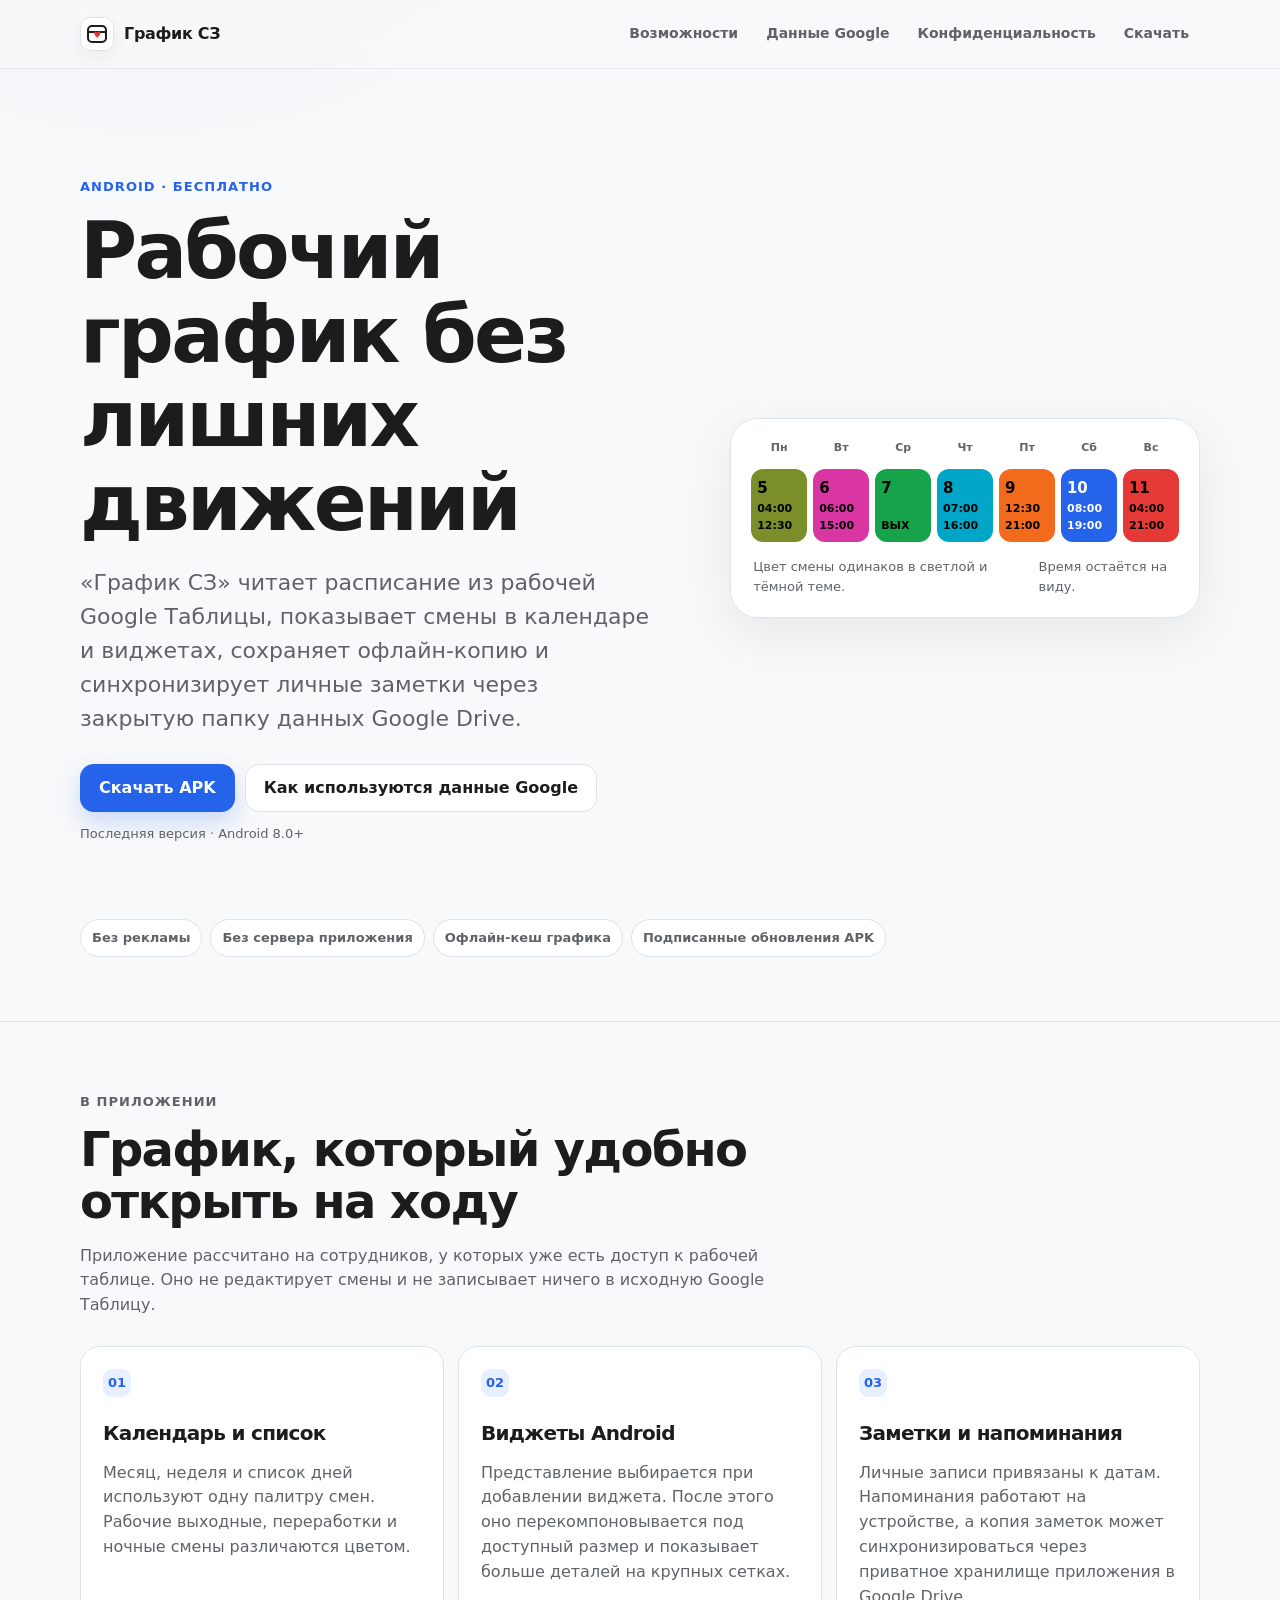
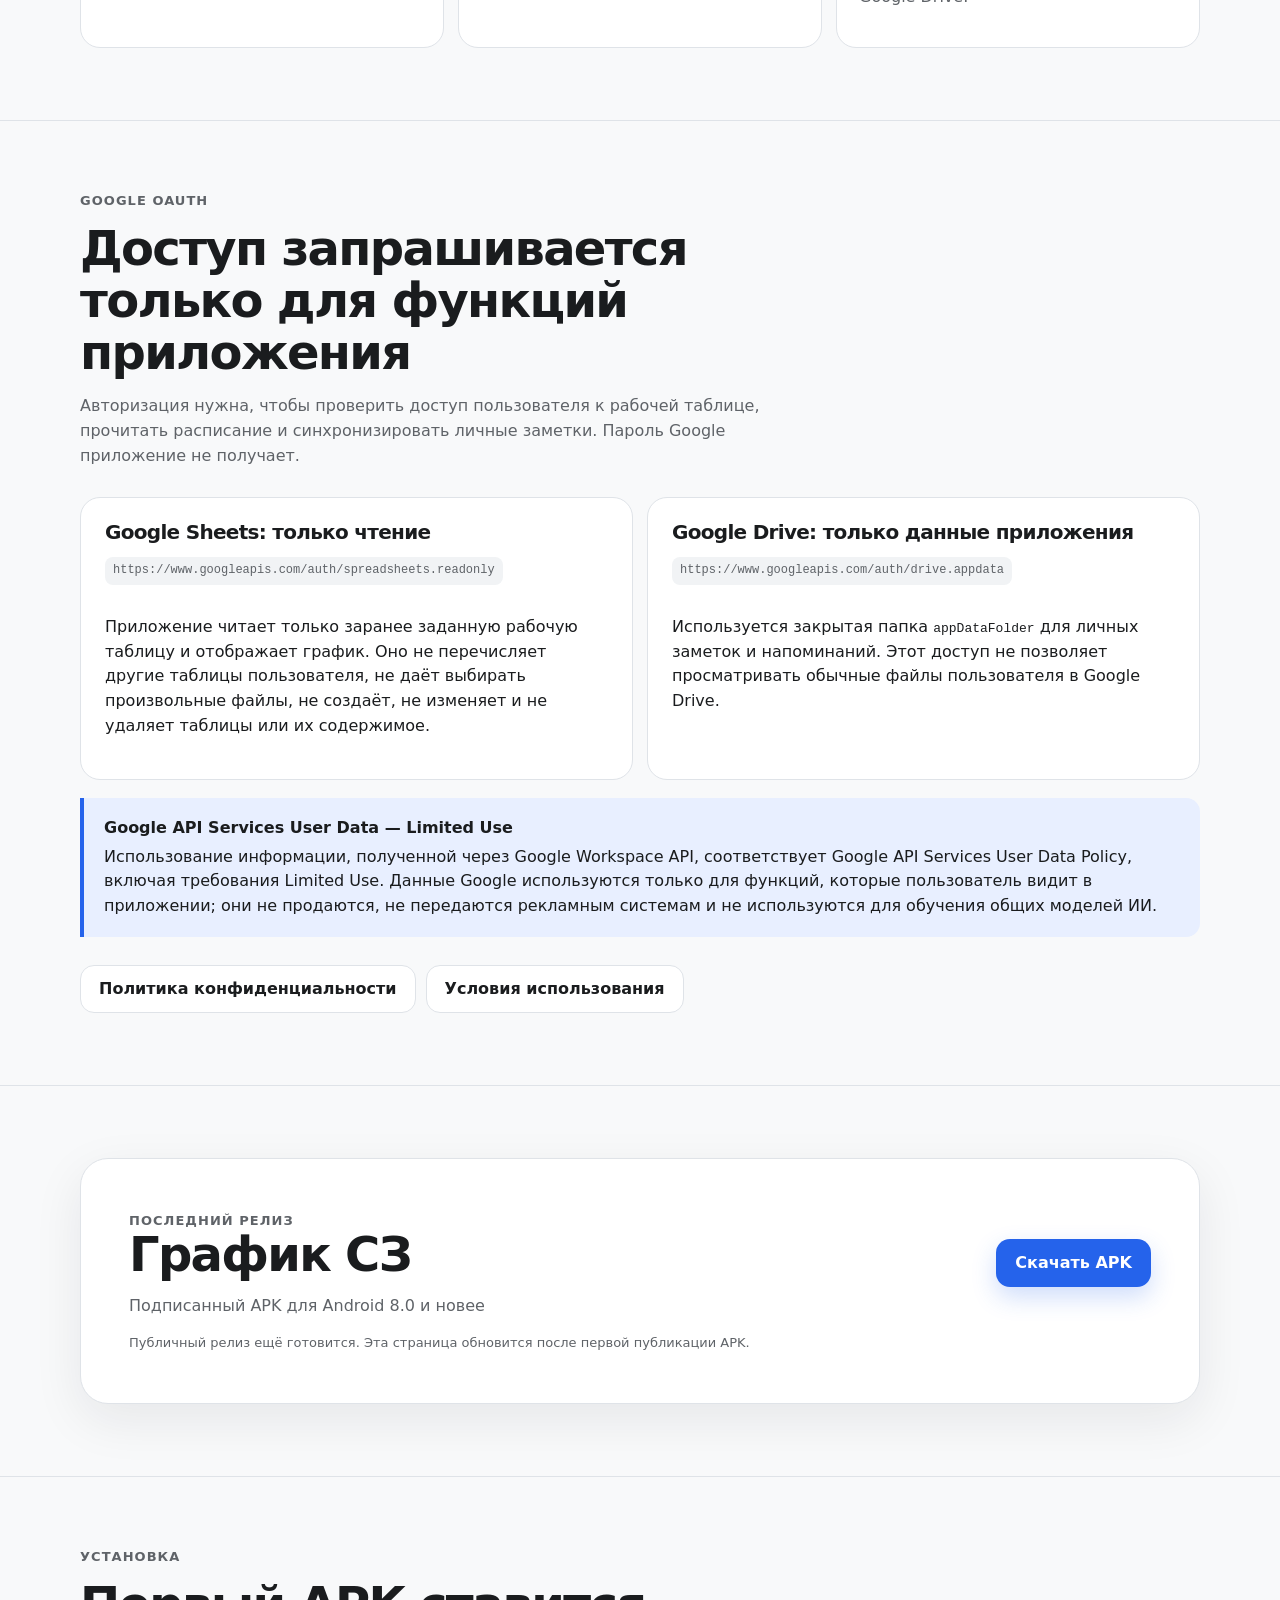
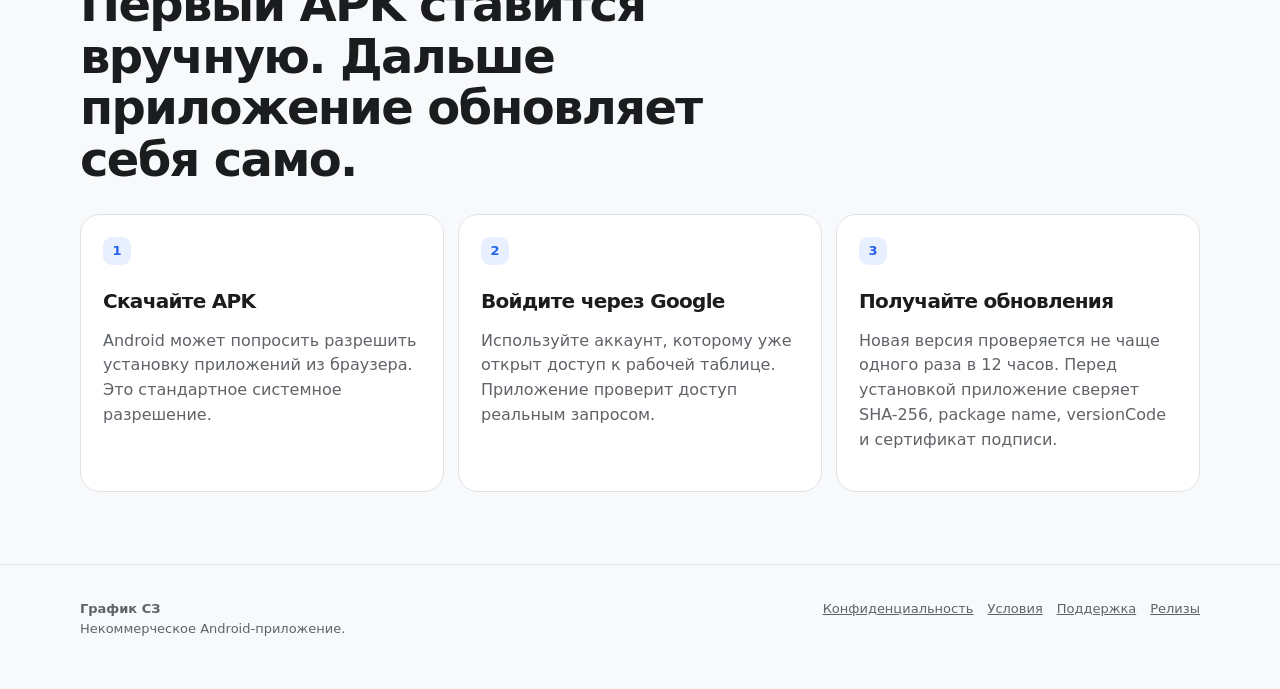
<file: ShiftCalendar/index.html>
<!doctype html>
<html lang="ru">
<head>
  <meta charset="utf-8">
  <meta name="viewport" content="width=device-width, initial-scale=1">
  <title>График СЗ — рабочий график на Android</title>
  <meta name="description" content="График СЗ показывает рабочее расписание из Google Таблицы, хранит личные заметки и напоминания и работает с офлайн-кешем. Скачать подписанный APK.">
  <meta name="theme-color" content="#f8f9fa" media="(prefers-color-scheme: light)">
  <meta name="theme-color" content="#111318" media="(prefers-color-scheme: dark)">
  <meta name="google-site-verification" content="qU7bp4clnOkal8gyV-sPg4hdkMjY6a0UCGM3ZnL39ak">
  <link rel="canonical" href="https://grafik-sz.is-a.dev/">
  <link rel="stylesheet" href="assets/site.css">
  <script src="assets/site.js" defer></script>
  <meta property="og:type" content="website">
  <meta property="og:title" content="График СЗ">
  <meta property="og:description" content="Рабочий график, виджеты, заметки и напоминания на Android.">
  <meta property="og:url" content="https://grafik-sz.is-a.dev/">
  <script type="application/ld+json">
  {
    "@context": "https://schema.org",
    "@type": "SoftwareApplication",
    "name": "График СЗ",
    "applicationCategory": "BusinessApplication",
    "operatingSystem": "Android 8.0+",
    "url": "https://grafik-sz.is-a.dev/",
    "downloadUrl": "https://github.com/ivan-s-2001/ShiftCalendar-Releases/releases/latest",
    "offers": {
      "@type": "Offer",
      "price": "0",
      "priceCurrency": "RUB"
    }
  }
  </script>
</head>
<body>
  <a class="skip-link" href="#main">К содержанию</a>

  <header class="site-header">
    <div class="shell nav">
      <a class="brand" href="./" aria-label="График СЗ, главная">
        <span class="brand-mark" aria-hidden="true"><span class="brand-calendar"></span></span>
        <span>График СЗ</span>
      </a>
      <nav class="nav-links" aria-label="Основная навигация">
        <a href="#features">Возможности</a>
        <a href="#google-data">Данные Google</a>
        <a href="privacy.html">Конфиденциальность</a>
        <a class="keep-mobile" href="#download">Скачать</a>
      </nav>
    </div>
  </header>

  <main id="main">
    <section class="shell hero">
      <div>
        <p class="eyebrow">Android · бесплатно</p>
        <h1>Рабочий график без лишних движений</h1>
        <p class="lead">
          «График СЗ» читает расписание из рабочей Google Таблицы, показывает смены в календаре и виджетах,
          сохраняет офлайн-копию и синхронизирует личные заметки через закрытую папку данных Google Drive.
        </p>
        <div class="actions">
          <a class="button primary" data-download-latest href="https://github.com/ivan-s-2001/ShiftCalendar-Releases/releases/latest">
            Скачать APK
          </a>
          <a class="button secondary" href="#google-data">Как используются данные Google</a>
        </div>
        <p class="release-meta">
          <span data-release-version>Последняя версия</span>
          <span aria-hidden="true"> · </span>
          <span data-release-meta>Android 8.0+</span>
        </p>
      </div>

      <div class="hero-card" aria-label="Пример недельного графика">
        <div class="calendar-demo">
          <div class="demo-head">Пн</div><div class="demo-head">Вт</div><div class="demo-head">Ср</div>
          <div class="demo-head">Чт</div><div class="demo-head">Пт</div><div class="demo-head">Сб</div>
          <div class="demo-head">Вс</div>

          <div class="shift morning"><span class="day">5</span><span>04:00<br>12:30</span></div>
          <div class="shift fn"><span class="day">6</span><span>06:00<br>15:00</span></div>
          <div class="shift dayoff"><span class="day">7</span><span>ВЫХ</span></div>
          <div class="shift pushkin"><span class="day">8</span><span>07:00<br>16:00</span></div>
          <div class="shift evening"><span class="day">9</span><span>12:30<br>21:00</span></div>
          <div class="shift overtime dark-ink"><span class="day">10</span><span>08:00<br>19:00</span></div>
          <div class="shift weekend"><span class="day">11</span><span>04:00<br>21:00</span></div>
        </div>
        <div class="hero-note">
          <span>Цвет смены одинаков в светлой и тёмной теме.</span>
          <span>Время остаётся на виду.</span>
        </div>
      </div>
    </section>

    <section class="shell trust" aria-label="Основные свойства">
      <div class="trust-row">
        <span class="pill">Без рекламы</span>
        <span class="pill">Без сервера приложения</span>
        <span class="pill">Офлайн-кеш графика</span>
        <span class="pill">Подписанные обновления APK</span>
      </div>
    </section>

    <section id="features" class="section">
      <div class="shell">
        <div class="section-intro">
          <p class="eyebrow">В приложении</p>
          <h2>График, который удобно открыть на ходу</h2>
          <p>
            Приложение рассчитано на сотрудников, у которых уже есть доступ к рабочей таблице.
            Оно не редактирует смены и не записывает ничего в исходную Google Таблицу.
          </p>
        </div>

        <div class="grid">
          <article class="card">
            <div class="card-number">01</div>
            <h3>Календарь и список</h3>
            <p>Месяц, неделя и список дней используют одну палитру смен. Рабочие выходные, переработки и ночные смены различаются цветом.</p>
          </article>
          <article class="card">
            <div class="card-number">02</div>
            <h3>Виджеты Android</h3>
            <p>Представление выбирается при добавлении виджета. После этого оно перекомпоновывается под доступный размер и показывает больше деталей на крупных сетках.</p>
          </article>
          <article class="card">
            <div class="card-number">03</div>
            <h3>Заметки и напоминания</h3>
            <p>Личные записи привязаны к датам. Напоминания работают на устройстве, а копия заметок может синхронизироваться через приватное хранилище приложения в Google Drive.</p>
          </article>
        </div>
      </div>
    </section>

    <section id="google-data" class="section">
      <div class="shell">
        <div class="section-intro">
          <p class="eyebrow">Google OAuth</p>
          <h2>Доступ запрашивается только для функций приложения</h2>
          <p>
            Авторизация нужна, чтобы проверить доступ пользователя к рабочей таблице, прочитать расписание
            и синхронизировать личные заметки. Пароль Google приложение не получает.
          </p>
        </div>

        <div class="data-grid">
          <article class="data-card">
            <h3>Google Sheets: только чтение</h3>
            <code class="scope">https://www.googleapis.com/auth/spreadsheets.readonly</code>
            <p>
              Приложение читает только заранее заданную рабочую таблицу и отображает график. Оно не перечисляет
              другие таблицы пользователя, не даёт выбирать произвольные файлы, не создаёт, не изменяет
              и не удаляет таблицы или их содержимое.
            </p>
          </article>

          <article class="data-card">
            <h3>Google Drive: только данные приложения</h3>
            <code class="scope">https://www.googleapis.com/auth/drive.appdata</code>
            <p>
              Используется закрытая папка <code>appDataFolder</code> для личных заметок и напоминаний.
              Этот доступ не позволяет просматривать обычные файлы пользователя в Google Drive.
            </p>
          </article>
        </div>

        <div class="limited-use">
          <strong>Google API Services User Data — Limited Use</strong>
          <span>
            Использование информации, полученной через Google Workspace API, соответствует Google API Services
            User Data Policy, включая требования Limited Use. Данные Google используются только для функций,
            которые пользователь видит в приложении; они не продаются, не передаются рекламным системам и не
            используются для обучения общих моделей ИИ.
          </span>
        </div>

        <div class="actions">
          <a class="button secondary" href="privacy.html">Политика конфиденциальности</a>
          <a class="button secondary" href="terms.html">Условия использования</a>
        </div>
      </div>
    </section>

    <section id="download" class="section">
      <div class="shell">
        <div class="download-panel">
          <div class="download-row">
            <div>
              <p class="eyebrow">Последний релиз</p>
              <h2 data-release-version>График СЗ</h2>
              <p data-release-meta>Подписанный APK для Android 8.0 и новее</p>
            </div>
            <a class="button primary" data-download-latest href="https://github.com/ivan-s-2001/ShiftCalendar-Releases/releases/latest">
              Скачать APK
            </a>
          </div>
          <div class="status" data-release-status>
            Проверяем последний GitHub Release…
          </div>
        </div>
      </div>
    </section>

    <section class="section">
      <div class="shell">
        <div class="section-intro">
          <p class="eyebrow">Установка</p>
          <h2>Первый APK ставится вручную. Дальше приложение обновляет себя само.</h2>
        </div>
        <div class="grid">
          <article class="card">
            <div class="card-number">1</div>
            <h3>Скачайте APK</h3>
            <p>Android может попросить разрешить установку приложений из браузера. Это стандартное системное разрешение.</p>
          </article>
          <article class="card">
            <div class="card-number">2</div>
            <h3>Войдите через Google</h3>
            <p>Используйте аккаунт, которому уже открыт доступ к рабочей таблице. Приложение проверит доступ реальным запросом.</p>
          </article>
          <article class="card">
            <div class="card-number">3</div>
            <h3>Получайте обновления</h3>
            <p>Новая версия проверяется не чаще одного раза в 12 часов. Перед установкой приложение сверяет SHA-256, package name, versionCode и сертификат подписи.</p>
          </article>
        </div>
      </div>
    </section>
  </main>

  <footer class="site-footer">
    <div class="shell footer-row">
      <div>
        <strong>График СЗ</strong><br>
        <span>Некоммерческое Android-приложение.</span>
      </div>
      <div class="footer-links">
        <a href="privacy.html">Конфиденциальность</a>
        <a href="terms.html">Условия</a>
        <a href="support.html">Поддержка</a>
        <a href="https://github.com/ivan-s-2001/ShiftCalendar-Releases/releases">Релизы</a>
      </div>
    </div>
  </footer>
</body>
</html>
</file>
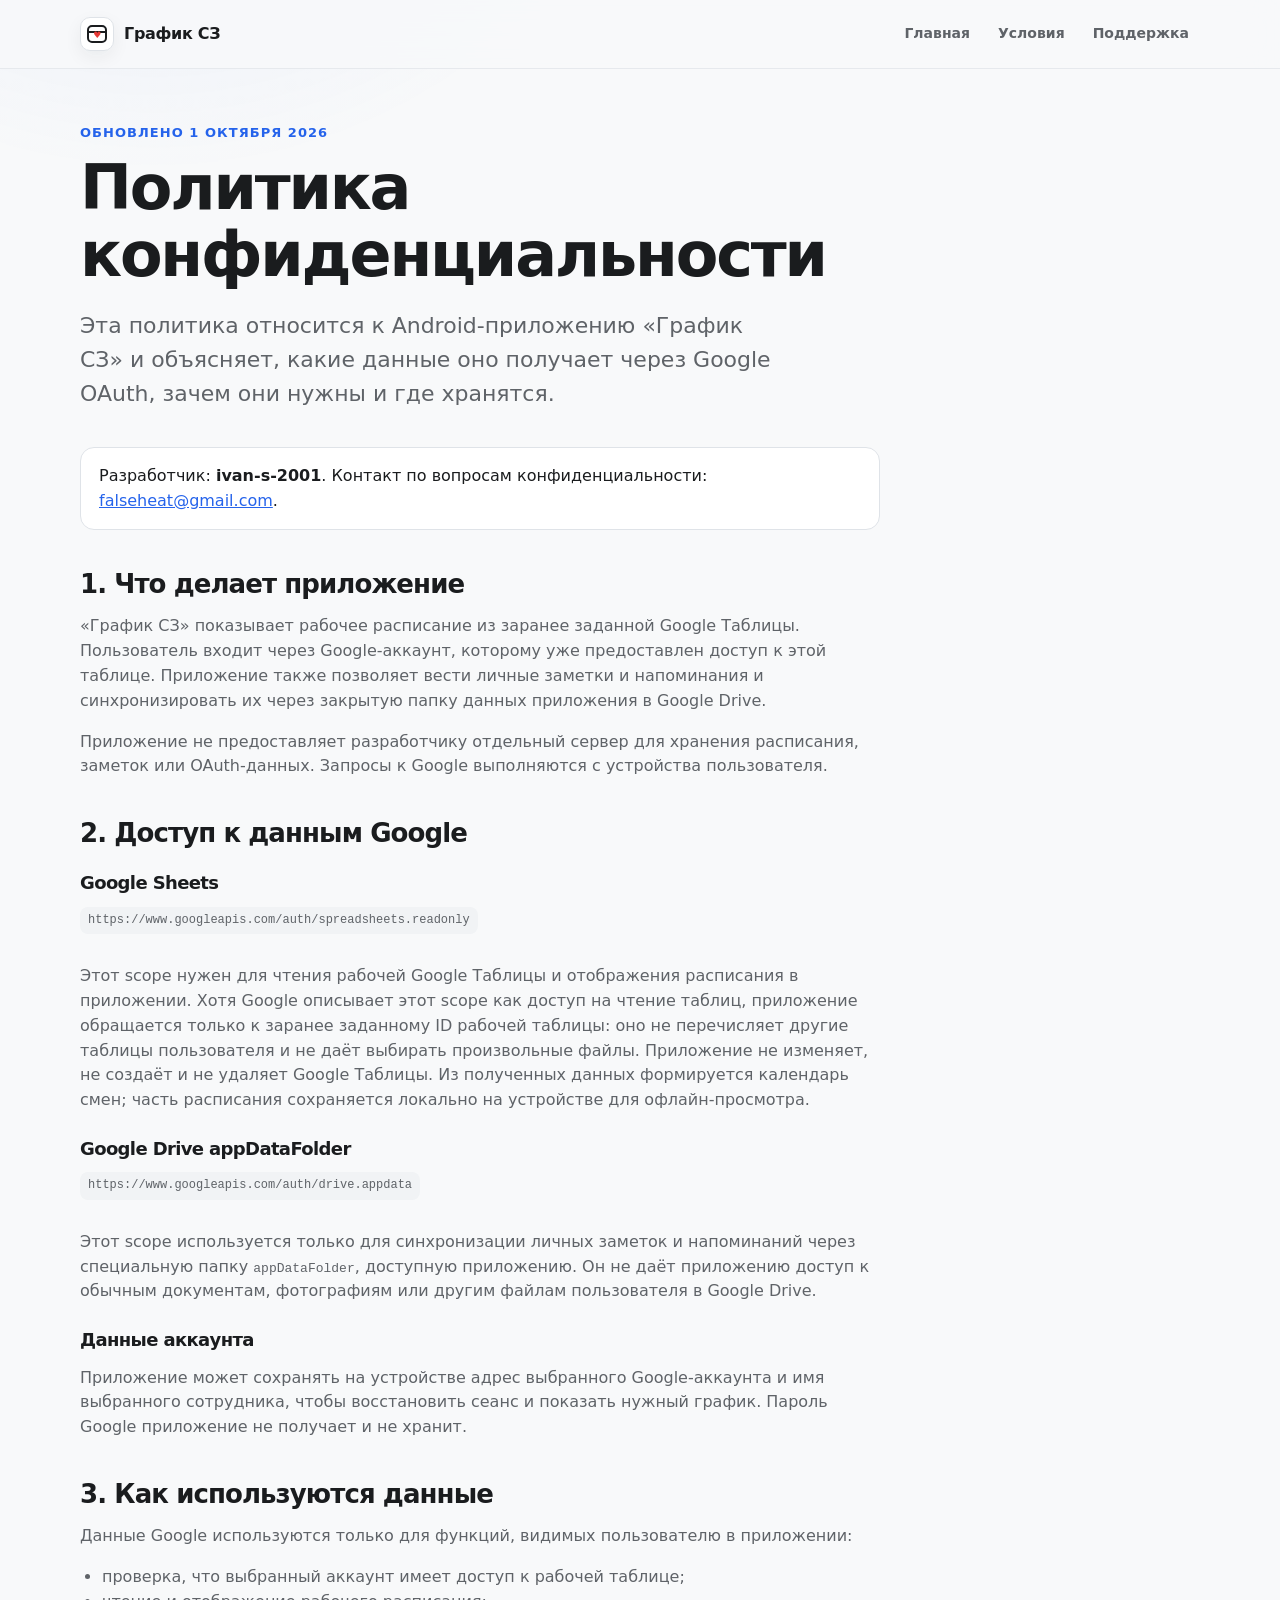
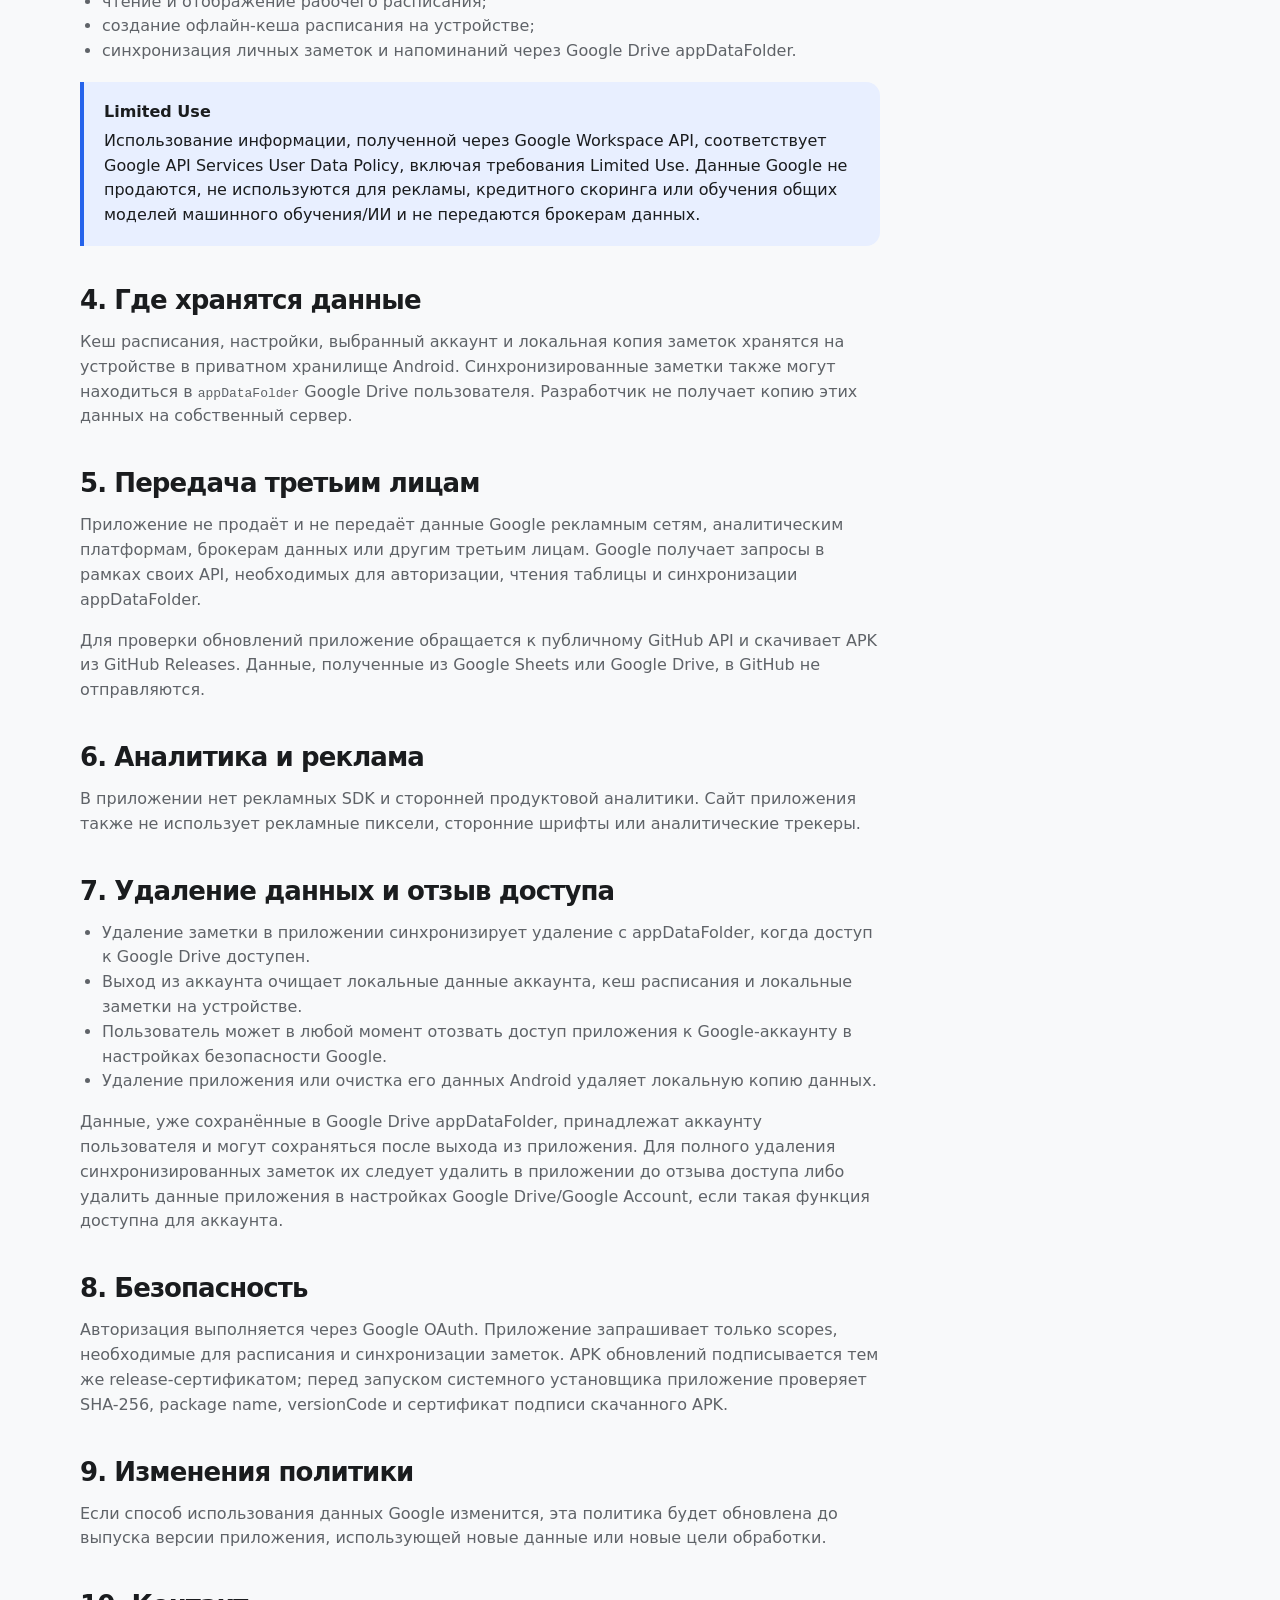
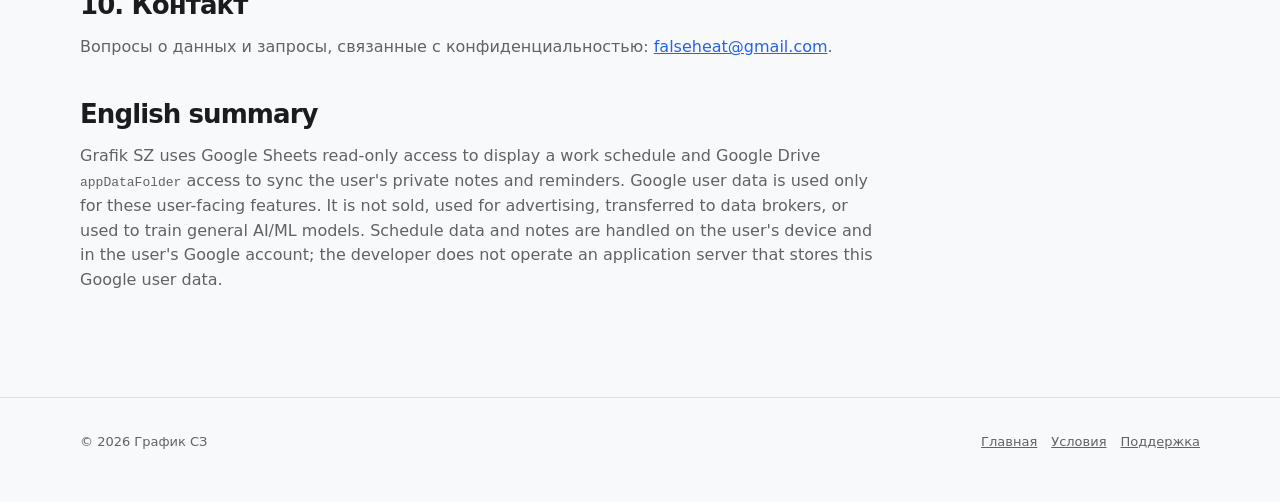
<file: ShiftCalendar/privacy.html>
<!doctype html>
<html lang="ru">
<head>
  <meta charset="utf-8">
  <meta name="viewport" content="width=device-width, initial-scale=1">
  <title>Политика конфиденциальности — График СЗ</title>
  <meta name="description" content="Как приложение «График СЗ» получает, использует, хранит и удаляет данные Google и локальные данные пользователя.">
  <meta name="google-site-verification" content="qU7bp4clnOkal8gyV-sPg4hdkMjY6a0UCGM3ZnL39ak">
  <link rel="canonical" href="https://grafik-sz.is-a.dev/privacy.html">
  <link rel="stylesheet" href="assets/site.css">
</head>
<body>
  <a class="skip-link" href="#main">К содержанию</a>

  <header class="site-header">
    <div class="shell nav">
      <a class="brand" href="./" aria-label="График СЗ, главная">
        <span class="brand-mark" aria-hidden="true"><span class="brand-calendar"></span></span>
        <span>График СЗ</span>
      </a>
      <nav class="nav-links" aria-label="Основная навигация">
        <a href="./">Главная</a>
        <a href="terms.html">Условия</a>
        <a class="keep-mobile" href="support.html">Поддержка</a>
      </nav>
    </div>
  </header>

  <main id="main" class="shell legal">
    <header class="legal-head">
      <p class="eyebrow">Обновлено 1 октября 2026</p>
      <h1>Политика конфиденциальности</h1>
      <p class="lead">
        Эта политика относится к Android-приложению «График СЗ» и объясняет,
        какие данные оно получает через Google OAuth, зачем они нужны и где хранятся.
      </p>
    </header>

    <div class="legal-copy">
      <div class="notice">
        Разработчик: <strong>ivan-s-2001</strong>. Контакт по вопросам конфиденциальности:
        <a href="mailto:falseheat@gmail.com">falseheat@gmail.com</a>.
      </div>

      <h2>1. Что делает приложение</h2>
      <p>
        «График СЗ» показывает рабочее расписание из заранее заданной Google Таблицы.
        Пользователь входит через Google-аккаунт, которому уже предоставлен доступ к этой таблице.
        Приложение также позволяет вести личные заметки и напоминания и синхронизировать их
        через закрытую папку данных приложения в Google Drive.
      </p>
      <p>
        Приложение не предоставляет разработчику отдельный сервер для хранения расписания,
        заметок или OAuth-данных. Запросы к Google выполняются с устройства пользователя.
      </p>

      <h2>2. Доступ к данным Google</h2>

      <h3>Google Sheets</h3>
      <code class="scope">https://www.googleapis.com/auth/spreadsheets.readonly</code>
      <p>
        Этот scope нужен для чтения рабочей Google Таблицы и отображения расписания в приложении.
        Хотя Google описывает этот scope как доступ на чтение таблиц, приложение обращается только
        к заранее заданному ID рабочей таблицы: оно не перечисляет другие таблицы пользователя и не
        даёт выбирать произвольные файлы. Приложение не изменяет, не создаёт и не удаляет Google Таблицы.
        Из полученных данных формируется календарь смен; часть расписания сохраняется локально на
        устройстве для офлайн-просмотра.
      </p>

      <h3>Google Drive appDataFolder</h3>
      <code class="scope">https://www.googleapis.com/auth/drive.appdata</code>
      <p>
        Этот scope используется только для синхронизации личных заметок и напоминаний через
        специальную папку <code>appDataFolder</code>, доступную приложению. Он не даёт приложению
        доступ к обычным документам, фотографиям или другим файлам пользователя в Google Drive.
      </p>

      <h3>Данные аккаунта</h3>
      <p>
        Приложение может сохранять на устройстве адрес выбранного Google-аккаунта и имя выбранного
        сотрудника, чтобы восстановить сеанс и показать нужный график. Пароль Google приложение
        не получает и не хранит.
      </p>

      <h2>3. Как используются данные</h2>
      <p>Данные Google используются только для функций, видимых пользователю в приложении:</p>
      <ul>
        <li>проверка, что выбранный аккаунт имеет доступ к рабочей таблице;</li>
        <li>чтение и отображение рабочего расписания;</li>
        <li>создание офлайн-кеша расписания на устройстве;</li>
        <li>синхронизация личных заметок и напоминаний через Google Drive appDataFolder.</li>
      </ul>

      <div class="limited-use">
        <strong>Limited Use</strong>
        <span>
          Использование информации, полученной через Google Workspace API, соответствует Google API
          Services User Data Policy, включая требования Limited Use. Данные Google не продаются,
          не используются для рекламы, кредитного скоринга или обучения общих моделей машинного
          обучения/ИИ и не передаются брокерам данных.
        </span>
      </div>

      <h2>4. Где хранятся данные</h2>
      <p>
        Кеш расписания, настройки, выбранный аккаунт и локальная копия заметок хранятся на устройстве
        в приватном хранилище Android. Синхронизированные заметки также могут находиться в
        <code>appDataFolder</code> Google Drive пользователя. Разработчик не получает копию этих данных
        на собственный сервер.
      </p>

      <h2>5. Передача третьим лицам</h2>
      <p>
        Приложение не продаёт и не передаёт данные Google рекламным сетям, аналитическим платформам,
        брокерам данных или другим третьим лицам. Google получает запросы в рамках своих API,
        необходимых для авторизации, чтения таблицы и синхронизации appDataFolder.
      </p>
      <p>
        Для проверки обновлений приложение обращается к публичному GitHub API и скачивает APK из
        GitHub Releases. Данные, полученные из Google Sheets или Google Drive, в GitHub не отправляются.
      </p>

      <h2>6. Аналитика и реклама</h2>
      <p>
        В приложении нет рекламных SDK и сторонней продуктовой аналитики. Сайт приложения также
        не использует рекламные пиксели, сторонние шрифты или аналитические трекеры.
      </p>

      <h2>7. Удаление данных и отзыв доступа</h2>
      <ul>
        <li>Удаление заметки в приложении синхронизирует удаление с appDataFolder, когда доступ к Google Drive доступен.</li>
        <li>Выход из аккаунта очищает локальные данные аккаунта, кеш расписания и локальные заметки на устройстве.</li>
        <li>Пользователь может в любой момент отозвать доступ приложения к Google-аккаунту в настройках безопасности Google.</li>
        <li>Удаление приложения или очистка его данных Android удаляет локальную копию данных.</li>
      </ul>
      <p>
        Данные, уже сохранённые в Google Drive appDataFolder, принадлежат аккаунту пользователя и
        могут сохраняться после выхода из приложения. Для полного удаления синхронизированных заметок
        их следует удалить в приложении до отзыва доступа либо удалить данные приложения в настройках
        Google Drive/Google Account, если такая функция доступна для аккаунта.
      </p>

      <h2>8. Безопасность</h2>
      <p>
        Авторизация выполняется через Google OAuth. Приложение запрашивает только scopes, необходимые
        для расписания и синхронизации заметок. APK обновлений подписывается тем же release-сертификатом;
        перед запуском системного установщика приложение проверяет SHA-256, package name, versionCode
        и сертификат подписи скачанного APK.
      </p>

      <h2>9. Изменения политики</h2>
      <p>
        Если способ использования данных Google изменится, эта политика будет обновлена до выпуска
        версии приложения, использующей новые данные или новые цели обработки.
      </p>

      <h2>10. Контакт</h2>
      <p>
        Вопросы о данных и запросы, связанные с конфиденциальностью:
        <a href="mailto:falseheat@gmail.com">falseheat@gmail.com</a>.
      </p>

      <h2>English summary</h2>
      <p lang="en">
        Grafik SZ uses Google Sheets read-only access to display a work schedule and Google Drive
        <code>appDataFolder</code> access to sync the user's private notes and reminders. Google user
        data is used only for these user-facing features. It is not sold, used for advertising,
        transferred to data brokers, or used to train general AI/ML models. Schedule data and notes
        are handled on the user's device and in the user's Google account; the developer does not
        operate an application server that stores this Google user data.
      </p>
    </div>
  </main>

  <footer class="site-footer">
    <div class="shell footer-row">
      <span>© 2026 График СЗ</span>
      <div class="footer-links">
        <a href="./">Главная</a>
        <a href="terms.html">Условия</a>
        <a href="support.html">Поддержка</a>
      </div>
    </div>
  </footer>
</body>
</html>
</file>
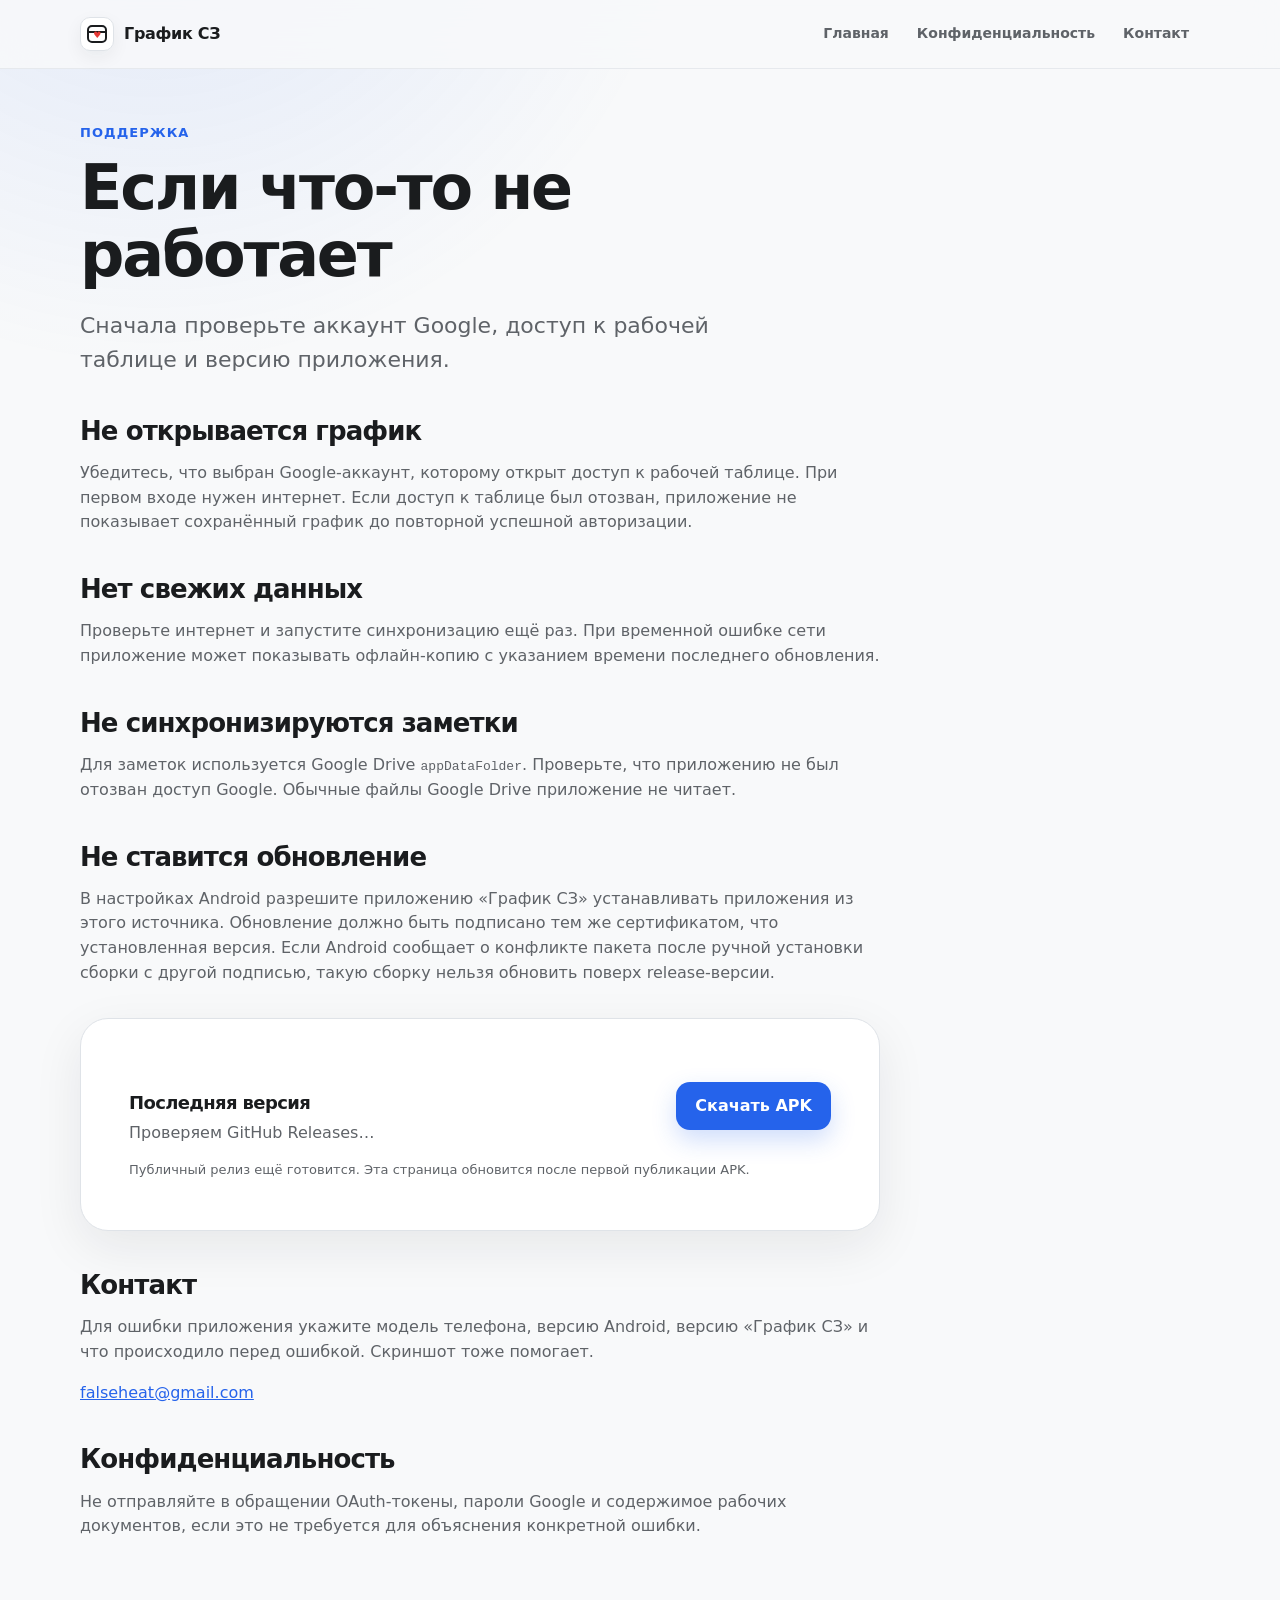
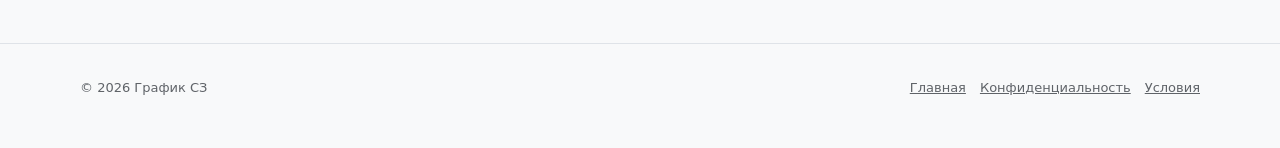
<file: ShiftCalendar/support.html>
<!doctype html>
<html lang="ru">
<head>
  <meta charset="utf-8">
  <meta name="viewport" content="width=device-width, initial-scale=1">
  <title>Поддержка — График СЗ</title>
  <meta name="description" content="Помощь с установкой, Google OAuth, синхронизацией и обновлениями приложения «График СЗ».">
  <link rel="canonical" href="https://grafik-sz.is-a.dev/support.html">
  <link rel="stylesheet" href="assets/site.css">
  <script src="assets/site.js" defer></script>
</head>
<body>
  <a class="skip-link" href="#main">К содержанию</a>
  <header class="site-header">
    <div class="shell nav">
      <a class="brand" href="./" aria-label="График СЗ, главная">
        <span class="brand-mark" aria-hidden="true"><span class="brand-calendar"></span></span>
        <span>График СЗ</span>
      </a>
      <nav class="nav-links" aria-label="Основная навигация">
        <a href="./">Главная</a>
        <a href="privacy.html">Конфиденциальность</a>
        <a class="keep-mobile" href="#contact">Контакт</a>
      </nav>
    </div>
  </header>

  <main id="main" class="shell legal">
    <header class="legal-head">
      <p class="eyebrow">Поддержка</p>
      <h1>Если что-то не работает</h1>
      <p class="lead">
        Сначала проверьте аккаунт Google, доступ к рабочей таблице и версию приложения.
      </p>
    </header>

    <div class="legal-copy">
      <h2>Не открывается график</h2>
      <p>
        Убедитесь, что выбран Google-аккаунт, которому открыт доступ к рабочей таблице.
        При первом входе нужен интернет. Если доступ к таблице был отозван, приложение
        не показывает сохранённый график до повторной успешной авторизации.
      </p>

      <h2>Нет свежих данных</h2>
      <p>
        Проверьте интернет и запустите синхронизацию ещё раз. При временной ошибке сети
        приложение может показывать офлайн-копию с указанием времени последнего обновления.
      </p>

      <h2>Не синхронизируются заметки</h2>
      <p>
        Для заметок используется Google Drive <code>appDataFolder</code>. Проверьте, что
        приложению не был отозван доступ Google. Обычные файлы Google Drive приложение не читает.
      </p>

      <h2>Не ставится обновление</h2>
      <p>
        В настройках Android разрешите приложению «График СЗ» устанавливать приложения из этого
        источника. Обновление должно быть подписано тем же сертификатом, что установленная версия.
        Если Android сообщает о конфликте пакета после ручной установки сборки с другой подписью,
        такую сборку нельзя обновить поверх release-версии.
      </p>

      <div class="download-panel" style="margin-top: 32px">
        <div class="download-row">
          <div>
            <h3 data-release-version>Последняя версия</h3>
            <p data-release-meta>Проверяем GitHub Releases…</p>
          </div>
          <a class="button primary" data-download-latest href="https://github.com/ivan-s-2001/ShiftCalendar-Releases/releases/latest">Скачать APK</a>
        </div>
        <div class="status" data-release-status></div>
      </div>

      <h2 id="contact">Контакт</h2>
      <p>
        Для ошибки приложения укажите модель телефона, версию Android, версию «График СЗ»
        и что происходило перед ошибкой. Скриншот тоже помогает.
      </p>
      <p><a href="mailto:falseheat@gmail.com">falseheat@gmail.com</a></p>

      <h2>Конфиденциальность</h2>
      <p>
        Не отправляйте в обращении OAuth-токены, пароли Google и содержимое рабочих документов,
        если это не требуется для объяснения конкретной ошибки.
      </p>
    </div>
  </main>

  <footer class="site-footer">
    <div class="shell footer-row">
      <span>© 2026 График СЗ</span>
      <div class="footer-links">
        <a href="./">Главная</a>
        <a href="privacy.html">Конфиденциальность</a>
        <a href="terms.html">Условия</a>
      </div>
    </div>
  </footer>
</body>
</html>
</file>
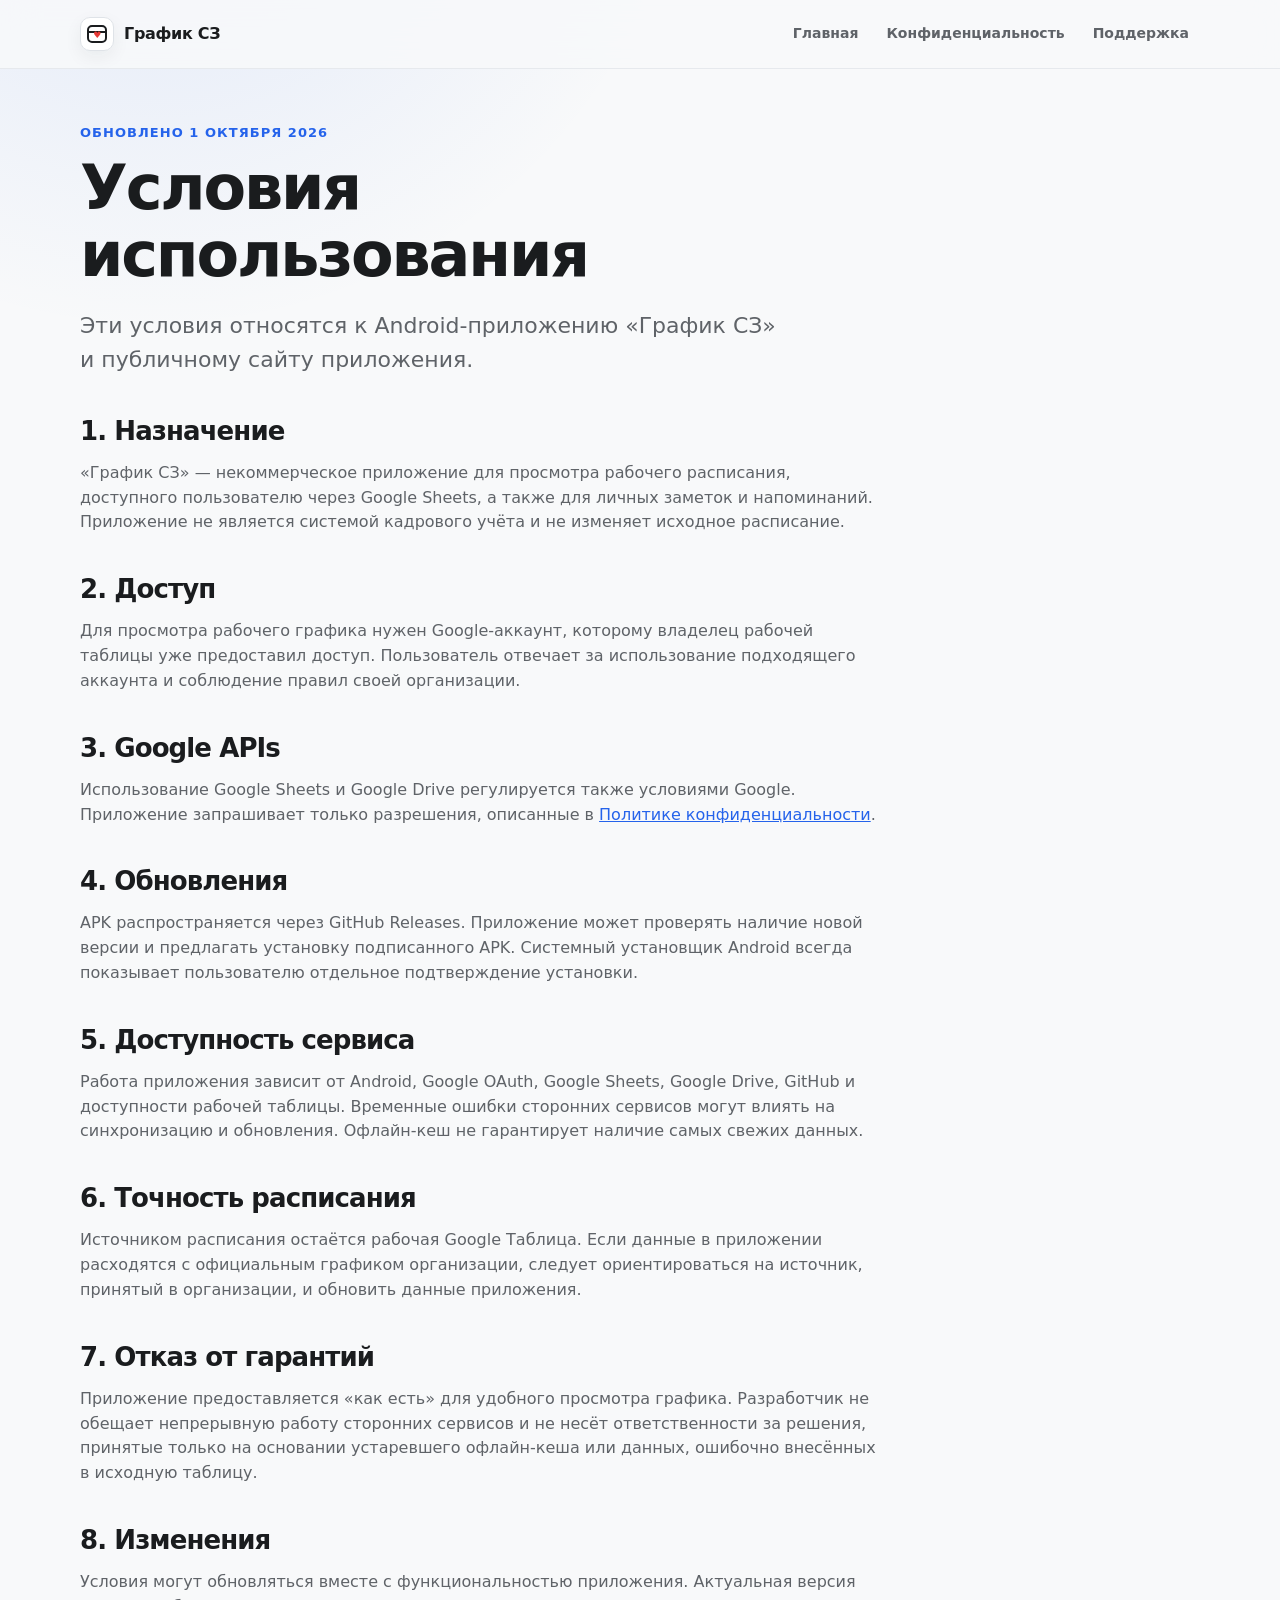
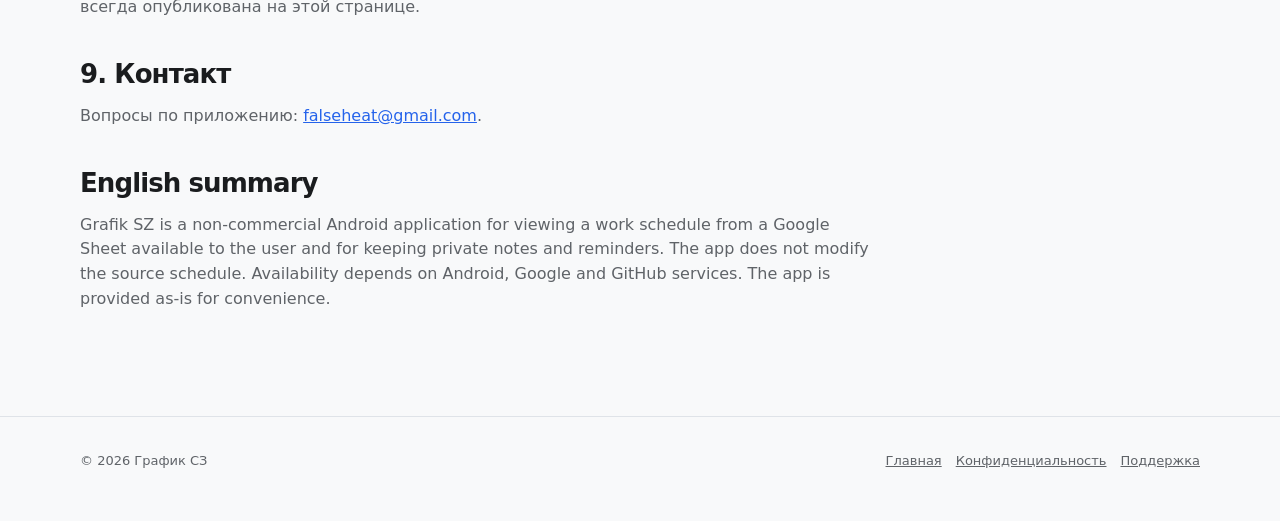
<file: ShiftCalendar/terms.html>
<!doctype html>
<html lang="ru">
<head>
  <meta charset="utf-8">
  <meta name="viewport" content="width=device-width, initial-scale=1">
  <title>Условия использования — График СЗ</title>
  <meta name="description" content="Условия использования Android-приложения «График СЗ».">
  <link rel="canonical" href="https://grafik-sz.is-a.dev/terms.html">
  <link rel="stylesheet" href="assets/site.css">
</head>
<body>
  <a class="skip-link" href="#main">К содержанию</a>
  <header class="site-header">
    <div class="shell nav">
      <a class="brand" href="./" aria-label="График СЗ, главная">
        <span class="brand-mark" aria-hidden="true"><span class="brand-calendar"></span></span>
        <span>График СЗ</span>
      </a>
      <nav class="nav-links" aria-label="Основная навигация">
        <a href="./">Главная</a>
        <a href="privacy.html">Конфиденциальность</a>
        <a class="keep-mobile" href="support.html">Поддержка</a>
      </nav>
    </div>
  </header>

  <main id="main" class="shell legal">
    <header class="legal-head">
      <p class="eyebrow">Обновлено 1 октября 2026</p>
      <h1>Условия использования</h1>
      <p class="lead">
        Эти условия относятся к Android-приложению «График СЗ» и публичному сайту приложения.
      </p>
    </header>

    <div class="legal-copy">
      <h2>1. Назначение</h2>
      <p>
        «График СЗ» — некоммерческое приложение для просмотра рабочего расписания,
        доступного пользователю через Google Sheets, а также для личных заметок и напоминаний.
        Приложение не является системой кадрового учёта и не изменяет исходное расписание.
      </p>

      <h2>2. Доступ</h2>
      <p>
        Для просмотра рабочего графика нужен Google-аккаунт, которому владелец рабочей таблицы
        уже предоставил доступ. Пользователь отвечает за использование подходящего аккаунта и
        соблюдение правил своей организации.
      </p>

      <h2>3. Google APIs</h2>
      <p>
        Использование Google Sheets и Google Drive регулируется также условиями Google.
        Приложение запрашивает только разрешения, описанные в
        <a href="privacy.html">Политике конфиденциальности</a>.
      </p>

      <h2>4. Обновления</h2>
      <p>
        APK распространяется через GitHub Releases. Приложение может проверять наличие новой версии
        и предлагать установку подписанного APK. Системный установщик Android всегда показывает
        пользователю отдельное подтверждение установки.
      </p>

      <h2>5. Доступность сервиса</h2>
      <p>
        Работа приложения зависит от Android, Google OAuth, Google Sheets, Google Drive, GitHub
        и доступности рабочей таблицы. Временные ошибки сторонних сервисов могут влиять на
        синхронизацию и обновления. Офлайн-кеш не гарантирует наличие самых свежих данных.
      </p>

      <h2>6. Точность расписания</h2>
      <p>
        Источником расписания остаётся рабочая Google Таблица. Если данные в приложении расходятся
        с официальным графиком организации, следует ориентироваться на источник, принятый в организации,
        и обновить данные приложения.
      </p>

      <h2>7. Отказ от гарантий</h2>
      <p>
        Приложение предоставляется «как есть» для удобного просмотра графика. Разработчик не обещает
        непрерывную работу сторонних сервисов и не несёт ответственности за решения, принятые только
        на основании устаревшего офлайн-кеша или данных, ошибочно внесённых в исходную таблицу.
      </p>

      <h2>8. Изменения</h2>
      <p>
        Условия могут обновляться вместе с функциональностью приложения. Актуальная версия всегда
        опубликована на этой странице.
      </p>

      <h2>9. Контакт</h2>
      <p>
        Вопросы по приложению: <a href="mailto:falseheat@gmail.com">falseheat@gmail.com</a>.
      </p>

      <h2>English summary</h2>
      <p lang="en">
        Grafik SZ is a non-commercial Android application for viewing a work schedule from a
        Google Sheet available to the user and for keeping private notes and reminders. The app
        does not modify the source schedule. Availability depends on Android, Google and GitHub
        services. The app is provided as-is for convenience.
      </p>
    </div>
  </main>

  <footer class="site-footer">
    <div class="shell footer-row">
      <span>© 2026 График СЗ</span>
      <div class="footer-links">
        <a href="./">Главная</a>
        <a href="privacy.html">Конфиденциальность</a>
        <a href="support.html">Поддержка</a>
      </div>
    </div>
  </footer>
</body>
</html>
</file>
<file: ShiftCalendar/assets/site.css>
:root {
  color-scheme: light dark;
  --bg: #f8f9fa;
  --surface: #ffffff;
  --surface-2: #f1f3f5;
  --text: #1a1c1e;
  --muted: #5f6368;
  --line: #dfe3e8;
  --accent: #2563eb;
  --accent-strong: #1d4ed8;
  --accent-soft: #e8efff;
  --success: #16794b;
  --shadow: 0 16px 50px rgba(24, 29, 39, .08);
  --radius-xl: 28px;
  --radius-lg: 20px;
  --radius-md: 14px;
  --max: 1120px;
}

@media (prefers-color-scheme: dark) {
  :root {
    --bg: #111318;
    --surface: #1b1d22;
    --surface-2: #23262d;
    --text: #e3e2e6;
    --muted: #b6b8c0;
    --line: #343842;
    --accent: #7aa2ff;
    --accent-strong: #9ab8ff;
    --accent-soft: #202b46;
    --success: #75d5a4;
    --shadow: 0 20px 60px rgba(0, 0, 0, .28);
  }
}

* { box-sizing: border-box; }

html {
  scroll-behavior: smooth;
  background: var(--bg);
}

body {
  margin: 0;
  font-family: Inter, ui-sans-serif, system-ui, -apple-system, BlinkMacSystemFont, "Segoe UI", sans-serif;
  color: var(--text);
  background:
    radial-gradient(circle at 12% -10%, rgba(37, 99, 235, .12), transparent 34rem),
    var(--bg);
  line-height: 1.55;
  -webkit-font-smoothing: antialiased;
}

a { color: inherit; }

.skip-link {
  position: absolute;
  left: 16px;
  top: -48px;
  z-index: 100;
  padding: 10px 14px;
  border-radius: 12px;
  background: var(--text);
  color: var(--surface);
}
.skip-link:focus { top: 12px; }

.shell {
  width: min(calc(100% - 32px), var(--max));
  margin-inline: auto;
}

.site-header {
  position: sticky;
  top: 0;
  z-index: 20;
  border-bottom: 1px solid color-mix(in srgb, var(--line) 72%, transparent);
  background: color-mix(in srgb, var(--bg) 88%, transparent);
  backdrop-filter: blur(18px);
}

.nav {
  min-height: 68px;
  display: flex;
  align-items: center;
  gap: 20px;
}

.brand {
  display: inline-flex;
  align-items: center;
  gap: 10px;
  text-decoration: none;
  font-weight: 760;
  letter-spacing: -.02em;
}

.brand-mark {
  width: 34px;
  height: 34px;
  border-radius: 10px;
  background: var(--surface);
  border: 1px solid var(--line);
  display: grid;
  place-items: center;
  box-shadow: 0 6px 18px rgba(24, 29, 39, .06);
}

.brand-calendar {
  width: 20px;
  height: 18px;
  border: 2px solid currentColor;
  border-radius: 5px;
  position: relative;
}

.brand-calendar::before {
  content: "";
  position: absolute;
  left: -2px;
  right: -2px;
  top: 4px;
  border-top: 2px solid currentColor;
}

.brand-calendar::after {
  content: "♥";
  position: absolute;
  inset: 3px 0 0;
  display: grid;
  place-items: center;
  font-size: 9px;
  line-height: 1;
  color: #e53935;
}

.nav-links {
  margin-left: auto;
  display: flex;
  align-items: center;
  gap: 6px;
}

.nav-links a {
  text-decoration: none;
  color: var(--muted);
  font-size: 14px;
  font-weight: 620;
  padding: 9px 11px;
  border-radius: 10px;
}

.nav-links a:hover,
.nav-links a:focus-visible {
  color: var(--text);
  background: var(--surface-2);
  outline: none;
}

.hero {
  padding: clamp(56px, 9vw, 110px) 0 44px;
  display: grid;
  grid-template-columns: minmax(0, 1.1fr) minmax(300px, .9fr);
  gap: clamp(32px, 6vw, 76px);
  align-items: center;
}

.eyebrow {
  margin: 0 0 14px;
  color: var(--accent);
  font-size: 13px;
  line-height: 1.2;
  font-weight: 760;
  letter-spacing: .08em;
  text-transform: uppercase;
}

h1, h2, h3 {
  margin-top: 0;
  letter-spacing: -.035em;
  line-height: 1.08;
}

h1 {
  margin-bottom: 20px;
  font-size: clamp(42px, 7vw, 78px);
  max-width: 780px;
}

h2 {
  margin-bottom: 14px;
  font-size: clamp(30px, 4vw, 48px);
}

h3 {
  margin-bottom: 9px;
  font-size: 20px;
}

.lead {
  max-width: 700px;
  margin: 0;
  color: var(--muted);
  font-size: clamp(18px, 2.2vw, 22px);
}

.actions {
  display: flex;
  flex-wrap: wrap;
  gap: 10px;
  margin-top: 28px;
}

.button {
  min-height: 48px;
  padding: 0 18px;
  border-radius: 14px;
  display: inline-flex;
  align-items: center;
  justify-content: center;
  gap: 8px;
  text-decoration: none;
  border: 1px solid transparent;
  font-weight: 720;
  transition: transform .16s ease, background .16s ease, border-color .16s ease;
}

.button:hover { transform: translateY(-1px); }

.button.primary {
  color: white;
  background: #2563eb;
  box-shadow: 0 10px 24px rgba(37, 99, 235, .22);
}

.button.primary:hover { background: #1d4ed8; }

.button.secondary {
  background: var(--surface);
  border-color: var(--line);
}

.button.disabled {
  pointer-events: none;
  opacity: .58;
}

.release-meta {
  margin-top: 12px;
  color: var(--muted);
  font-size: 13px;
}

.hero-card {
  padding: 20px;
  border: 1px solid var(--line);
  background: color-mix(in srgb, var(--surface) 94%, transparent);
  border-radius: var(--radius-xl);
  box-shadow: var(--shadow);
}

.calendar-demo {
  display: grid;
  grid-template-columns: repeat(7, minmax(0, 1fr));
  gap: 6px;
}

.demo-head {
  padding: 0 2px 7px;
  color: var(--muted);
  text-align: center;
  font-size: 11px;
  font-weight: 720;
}

.shift {
  min-height: 72px;
  padding: 8px 6px;
  border-radius: 12px;
  color: #000;
  display: flex;
  flex-direction: column;
  justify-content: space-between;
  font-size: 11px;
  font-weight: 740;
}

.shift .day {
  font-size: 15px;
  letter-spacing: -.02em;
}

.shift.dark-ink { color: #fff; }

.shift.morning { background: #7a8f2a; }
.shift.evening { background: #f26b1d; }
.shift.fn { background: #d936a3; }
.shift.pushkin { background: #00a6c7; }
.shift.dayoff { background: #16a34a; }
.shift.weekend { background: #e53935; }
.shift.overtime { background: #2563eb; }

.hero-note {
  display: flex;
  justify-content: space-between;
  gap: 16px;
  padding: 15px 2px 0;
  color: var(--muted);
  font-size: 13px;
}

.trust {
  padding: 18px 0 64px;
}

.trust-row {
  display: flex;
  flex-wrap: wrap;
  gap: 8px;
}

.pill {
  padding: 8px 11px;
  border: 1px solid var(--line);
  border-radius: 999px;
  background: var(--surface);
  color: var(--muted);
  font-size: 13px;
  font-weight: 620;
}

.section {
  padding: 72px 0;
  border-top: 1px solid var(--line);
}

.section-intro {
  max-width: 720px;
  margin-bottom: 28px;
}

.section-intro p,
.card p,
.legal-copy p,
.legal-copy li {
  color: var(--muted);
}

.grid {
  display: grid;
  grid-template-columns: repeat(3, minmax(0, 1fr));
  gap: 14px;
}

.card {
  min-height: 190px;
  padding: 22px;
  border: 1px solid var(--line);
  border-radius: var(--radius-lg);
  background: var(--surface);
}

.card-number {
  width: 28px;
  height: 28px;
  margin-bottom: 26px;
  display: grid;
  place-items: center;
  border-radius: 9px;
  background: var(--accent-soft);
  color: var(--accent);
  font-size: 13px;
  font-weight: 800;
}

.data-grid {
  display: grid;
  grid-template-columns: repeat(2, minmax(0, 1fr));
  gap: 14px;
}

.data-card {
  padding: 24px;
  border-radius: var(--radius-lg);
  background: var(--surface);
  border: 1px solid var(--line);
}

.scope {
  display: inline-block;
  max-width: 100%;
  margin: 5px 0 14px;
  padding: 5px 8px;
  overflow-wrap: anywhere;
  border-radius: 8px;
  background: var(--surface-2);
  color: var(--muted);
  font: 12px/1.45 ui-monospace, SFMono-Regular, Menlo, Consolas, monospace;
}

.limited-use {
  margin-top: 18px;
  padding: 18px 20px;
  border-left: 4px solid var(--accent);
  border-radius: 0 var(--radius-md) var(--radius-md) 0;
  background: var(--accent-soft);
}

.limited-use strong { display: block; margin-bottom: 4px; }

.download-panel {
  padding: clamp(24px, 5vw, 48px);
  border: 1px solid var(--line);
  border-radius: var(--radius-xl);
  background: var(--surface);
  box-shadow: var(--shadow);
}

.download-row {
  display: flex;
  align-items: center;
  justify-content: space-between;
  gap: 24px;
}

.download-row p {
  margin: 6px 0 0;
  color: var(--muted);
}

.status {
  margin-top: 14px;
  min-height: 22px;
  color: var(--muted);
  font-size: 13px;
}

.legal {
  padding: 56px 0 88px;
}

.legal-head {
  max-width: 760px;
  margin-bottom: 36px;
}

.legal-head h1 {
  font-size: clamp(38px, 6vw, 62px);
}

.legal-copy {
  max-width: 800px;
}

.legal-copy h2 {
  margin-top: 40px;
  font-size: 26px;
}

.legal-copy h3 {
  margin-top: 26px;
  font-size: 18px;
}

.legal-copy ul {
  padding-left: 22px;
}

.legal-copy a {
  color: var(--accent);
}

.notice {
  padding: 16px 18px;
  border: 1px solid var(--line);
  border-radius: var(--radius-md);
  background: var(--surface);
}

.site-footer {
  padding: 34px 0 50px;
  border-top: 1px solid var(--line);
  color: var(--muted);
  font-size: 13px;
}

.footer-row {
  display: flex;
  justify-content: space-between;
  gap: 24px;
  align-items: flex-start;
}

.footer-links {
  display: flex;
  flex-wrap: wrap;
  gap: 14px;
}

.footer-links a { color: inherit; }

.muted { color: var(--muted); }

@media (max-width: 820px) {
  .nav-links a:not(.keep-mobile) { display: none; }
  .hero { grid-template-columns: 1fr; padding-top: 52px; }
  .hero-card { max-width: 620px; }
  .grid { grid-template-columns: 1fr; }
  .data-grid { grid-template-columns: 1fr; }
  .download-row { align-items: flex-start; flex-direction: column; }
  .footer-row { flex-direction: column; }
}

@media (max-width: 520px) {
  .shell { width: min(calc(100% - 22px), var(--max)); }
  .site-header .shell { width: min(calc(100% - 16px), var(--max)); }
  .nav { min-height: 60px; }
  .brand-mark { width: 31px; height: 31px; }
  h1 { font-size: 42px; }
  .hero { padding-top: 42px; gap: 28px; }
  .hero-card { padding: 14px; }
  .shift { min-height: 58px; padding: 6px 4px; font-size: 9px; }
  .shift .day { font-size: 13px; }
  .hero-note { flex-direction: column; gap: 4px; }
  .section { padding: 56px 0; }
  .card, .data-card { padding: 18px; }
  .button { width: 100%; }
}

@media (prefers-reduced-motion: reduce) {
  html { scroll-behavior: auto; }
  *, *::before, *::after { transition: none !important; }
}
</file>
